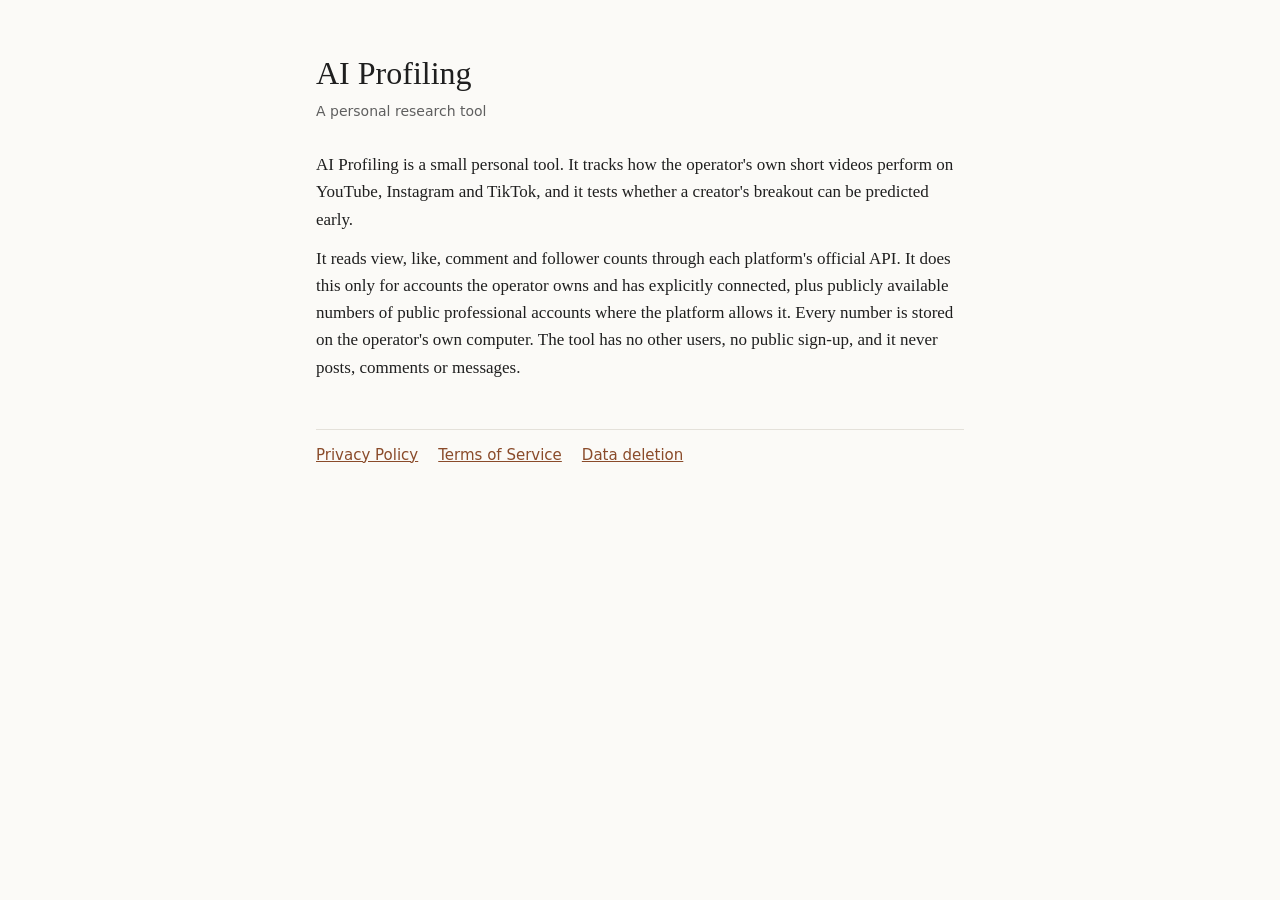
<file: index.html>
<!doctype html>
<html lang="en">
<head>
<meta charset="utf-8">
<meta name="viewport" content="width=device-width, initial-scale=1">
<title>AI Profiling</title>
<link rel="stylesheet" href="style.css">
</head>
<body>
<main>
  <h1>AI Profiling</h1>
  <p class="meta">A personal research tool</p>

  <p>AI Profiling is a small personal tool. It tracks how the operator's own short videos perform on
    YouTube, Instagram and TikTok, and it tests whether a creator's breakout can be predicted early.</p>

  <p>It reads view, like, comment and follower counts through each platform's official API. It does this only for
    accounts the operator owns and has explicitly connected, plus publicly available numbers of public
    professional accounts where the platform allows it. Every number is stored on the operator's own computer.
    The tool has no other users, no public sign-up, and it never posts, comments or messages.</p>

  <nav>
    <a href="privacy.html">Privacy Policy</a>
    <a href="terms.html">Terms of Service</a>
    <a href="privacy.html#deletion">Data deletion</a>
  </nav>
</main>
</body>
</html>
</file>
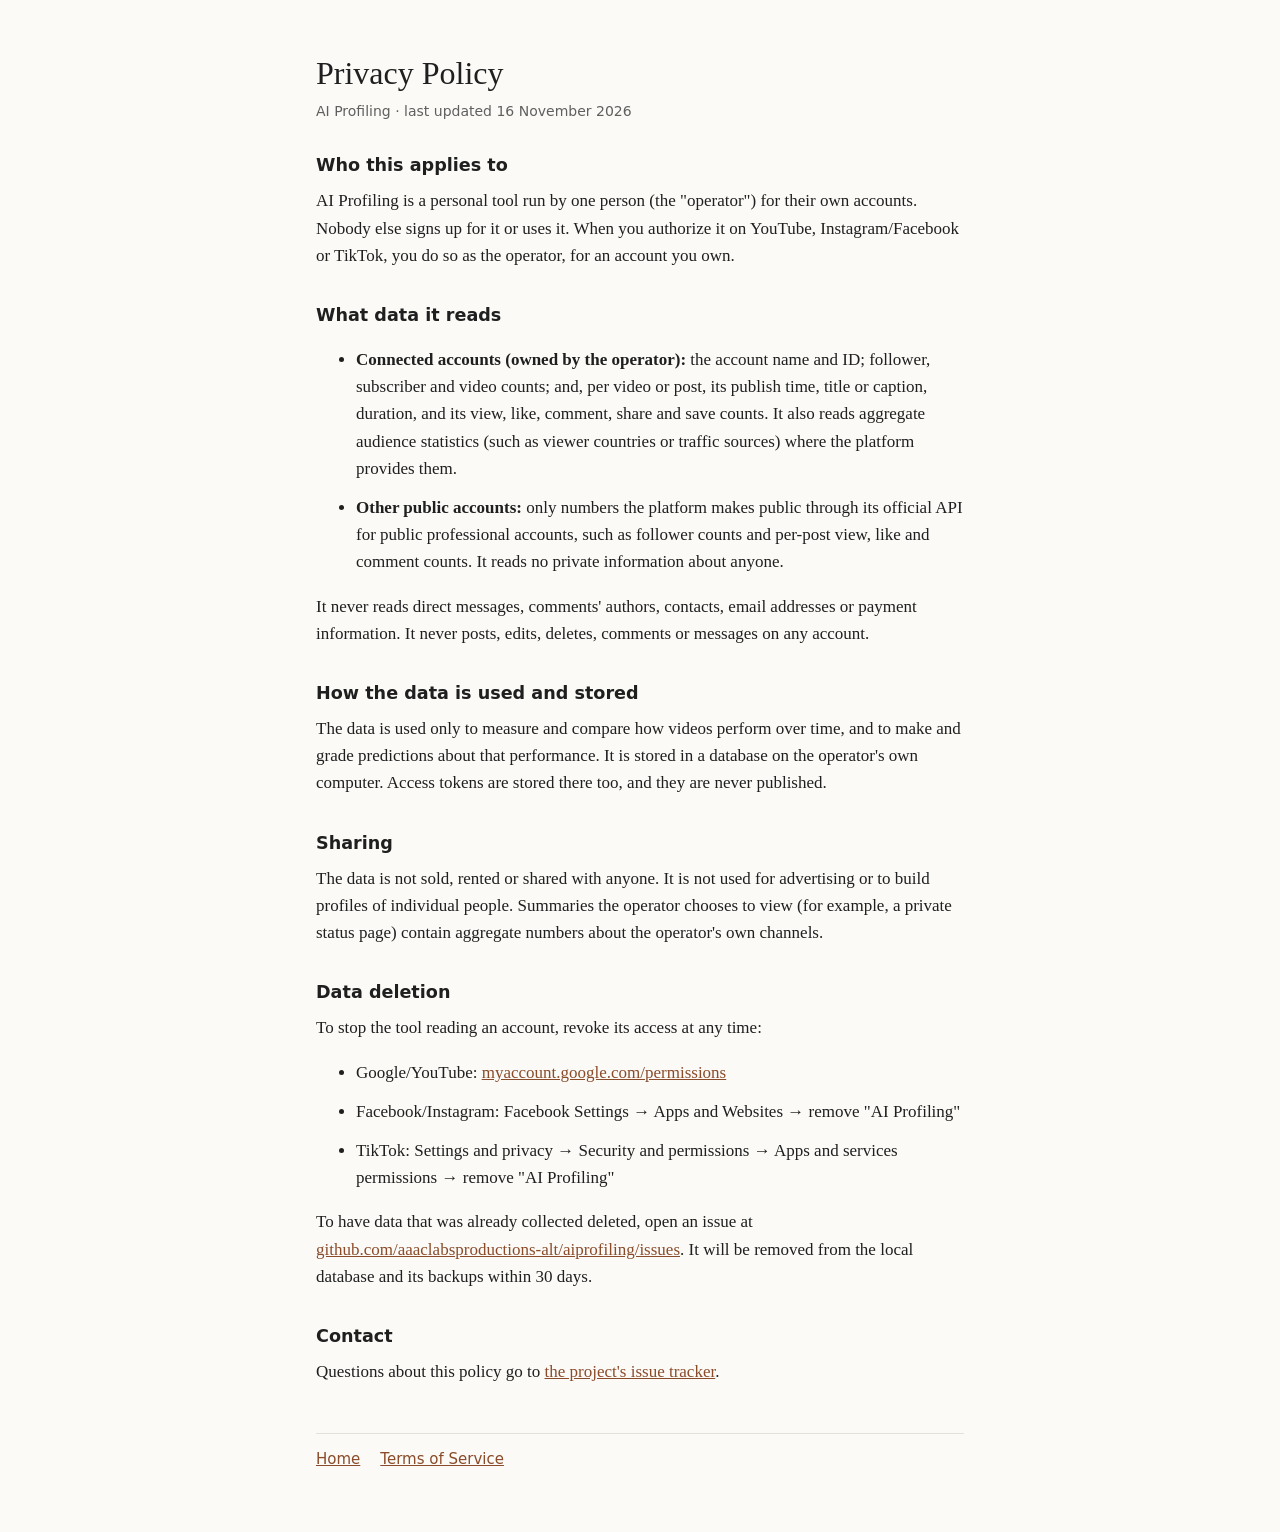
<file: privacy.html>
<!doctype html>
<html lang="en">
<head>
<meta charset="utf-8">
<meta name="viewport" content="width=device-width, initial-scale=1">
<title>AI Profiling — Privacy Policy</title>
<link rel="stylesheet" href="style.css">
</head>
<body>
<main>
  <h1>Privacy Policy</h1>
  <p class="meta">AI Profiling · last updated 16 November 2026</p>

  <h2>Who this applies to</h2>
  <p>AI Profiling is a personal tool run by one person (the "operator") for their own accounts. Nobody else
    signs up for it or uses it. When you authorize it on YouTube, Instagram/Facebook or TikTok, you do so as
    the operator, for an account you own.</p>

  <h2>What data it reads</h2>
  <ul>
    <li><b>Connected accounts (owned by the operator):</b> the account name and ID; follower, subscriber and
      video counts; and, per video or post, its publish time, title or caption, duration, and its view,
      like, comment, share and save counts. It also reads aggregate audience statistics (such as viewer
      countries or traffic sources) where the platform provides them.</li>
    <li><b>Other public accounts:</b> only numbers the platform makes public through its official API for
      public professional accounts, such as follower counts and per-post view, like and comment counts.
      It reads no private information about anyone.</li>
  </ul>
  <p>It never reads direct messages, comments' authors, contacts, email addresses or payment information.
    It never posts, edits, deletes, comments or messages on any account.</p>

  <h2>How the data is used and stored</h2>
  <p>The data is used only to measure and compare how videos perform over time, and to make and grade
    predictions about that performance. It is stored in a database on the operator's own computer. Access
    tokens are stored there too, and they are never published.</p>

  <h2>Sharing</h2>
  <p>The data is not sold, rented or shared with anyone. It is not used for advertising or to build profiles
    of individual people. Summaries the operator chooses to view (for example, a private status page) contain
    aggregate numbers about the operator's own channels.</p>

  <h2 id="deletion">Data deletion</h2>
  <p>To stop the tool reading an account, revoke its access at any time:</p>
  <ul>
    <li>Google/YouTube: <a href="https://myaccount.google.com/permissions">myaccount.google.com/permissions</a></li>
    <li>Facebook/Instagram: Facebook Settings → Apps and Websites → remove "AI Profiling"</li>
    <li>TikTok: Settings and privacy → Security and permissions → Apps and services permissions → remove "AI Profiling"</li>
  </ul>
  <p>To have data that was already collected deleted, open an issue at
    <a href="https://github.com/aaaclabsproductions-alt/aiprofiling/issues">github.com/aaaclabsproductions-alt/aiprofiling/issues</a>.
    It will be removed from the local database and its backups within 30 days.</p>

  <h2>Contact</h2>
  <p>Questions about this policy go to
    <a href="https://github.com/aaaclabsproductions-alt/aiprofiling/issues">the project's issue tracker</a>.</p>

  <nav><a href="index.html">Home</a><a href="terms.html">Terms of Service</a></nav>
</main>
</body>
</html>
</file>
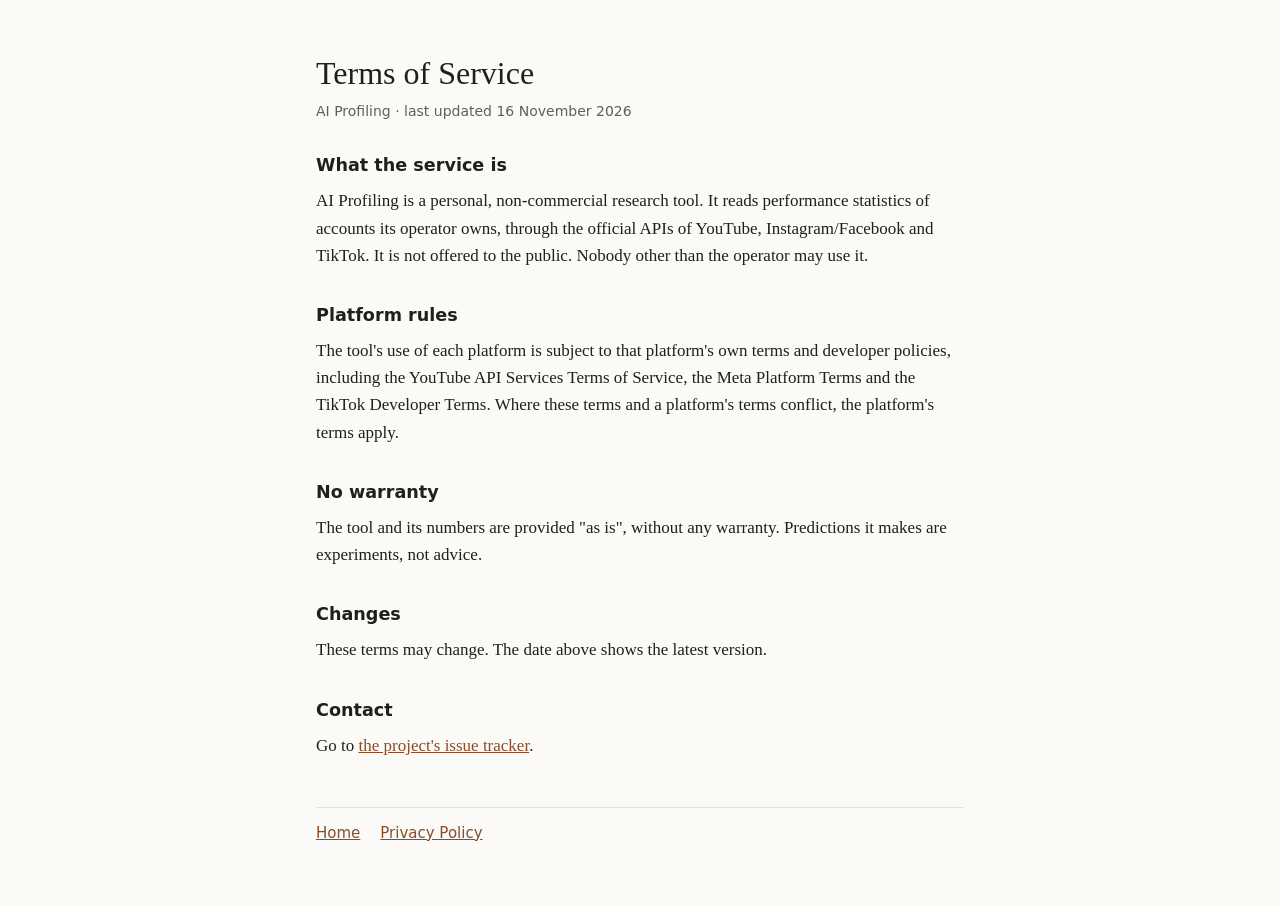
<file: terms.html>
<!doctype html>
<html lang="en">
<head>
<meta charset="utf-8">
<meta name="viewport" content="width=device-width, initial-scale=1">
<title>AI Profiling — Terms of Service</title>
<link rel="stylesheet" href="style.css">
</head>
<body>
<main>
  <h1>Terms of Service</h1>
  <p class="meta">AI Profiling · last updated 16 November 2026</p>

  <h2>What the service is</h2>
  <p>AI Profiling is a personal, non-commercial research tool. It reads performance statistics of accounts its
    operator owns, through the official APIs of YouTube, Instagram/Facebook and TikTok. It is not offered
    to the public. Nobody other than the operator may use it.</p>

  <h2>Platform rules</h2>
  <p>The tool's use of each platform is subject to that platform's own terms and developer policies, including
    the YouTube API Services Terms of Service, the Meta Platform Terms and the TikTok Developer Terms. Where these
    terms and a platform's terms conflict, the platform's terms apply.</p>

  <h2>No warranty</h2>
  <p>The tool and its numbers are provided "as is", without any warranty. Predictions it makes are experiments,
    not advice.</p>

  <h2>Changes</h2>
  <p>These terms may change. The date above shows the latest version.</p>

  <h2>Contact</h2>
  <p>Go to <a href="https://github.com/aaaclabsproductions-alt/aiprofiling/issues">the project's issue tracker</a>.</p>

  <nav><a href="index.html">Home</a><a href="privacy.html">Privacy Policy</a></nav>
</main>
</body>
</html>
</file>
<file: style.css>
:root { --fg: #1f1f1f; --muted: #5f5f5f; --bg: #fbfaf7; --line: #e4e1da; --accent: #8a4b2a; }
@media (prefers-color-scheme: dark) { :root { --fg: #ecebe8; --muted: #a8a6a0; --bg: #1b1b1a; --line: #3a3936; --accent: #e0a17c; } }
* { box-sizing: border-box; }
body { margin: 0; background: var(--bg); color: var(--fg); font: 17px/1.6 Georgia, "Times New Roman", serif; }
main { max-width: 680px; margin: 0 auto; padding: 48px 16px 64px; }
h1 { font-weight: 400; font-size: 2rem; margin: 0 0 4px; }
h2 { font-size: 1.1rem; margin: 32px 0 8px; font-family: system-ui, sans-serif; }
p, li { margin: 0 0 12px; }
.meta { color: var(--muted); font: 14px system-ui, sans-serif; margin-bottom: 32px; }
nav { font: 15px system-ui, sans-serif; border-top: 1px solid var(--line); margin-top: 48px; padding-top: 16px; display: flex; gap: 20px; flex-wrap: wrap; }
a { color: var(--accent); }
</file>
